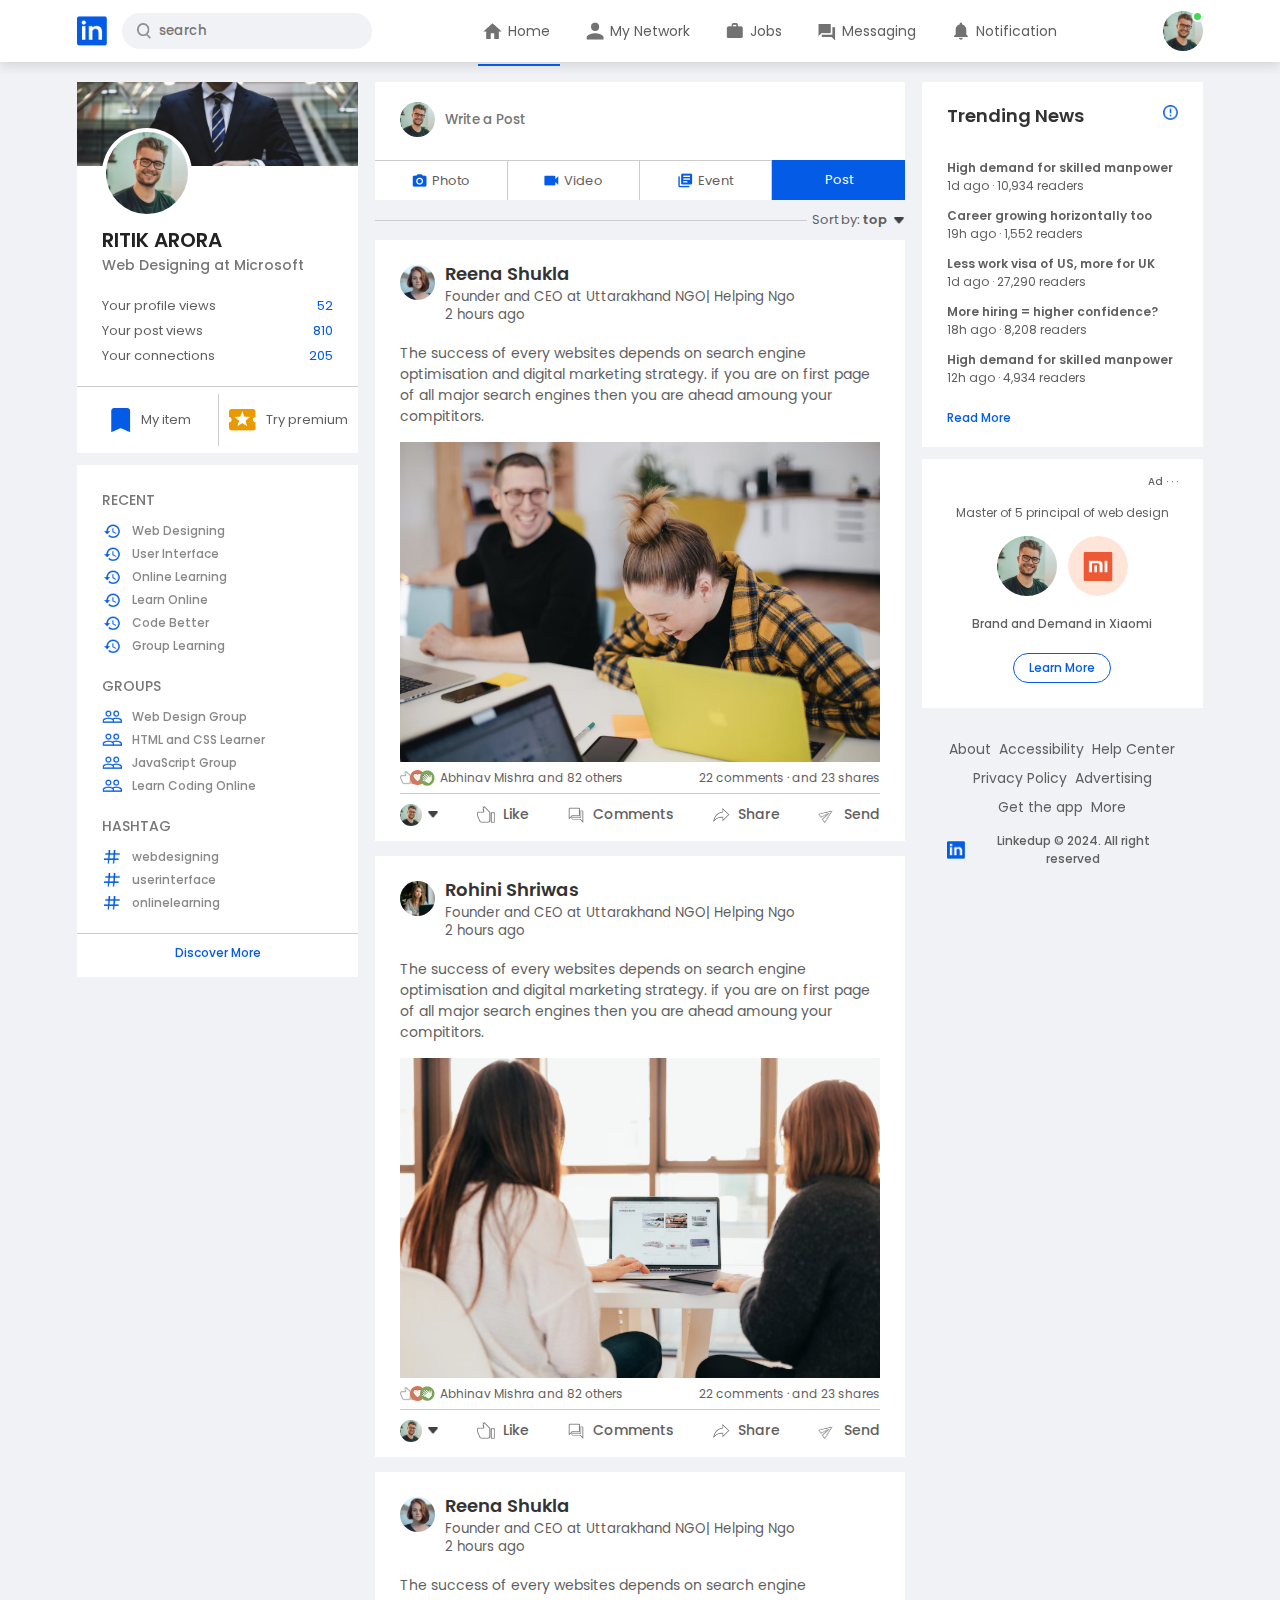
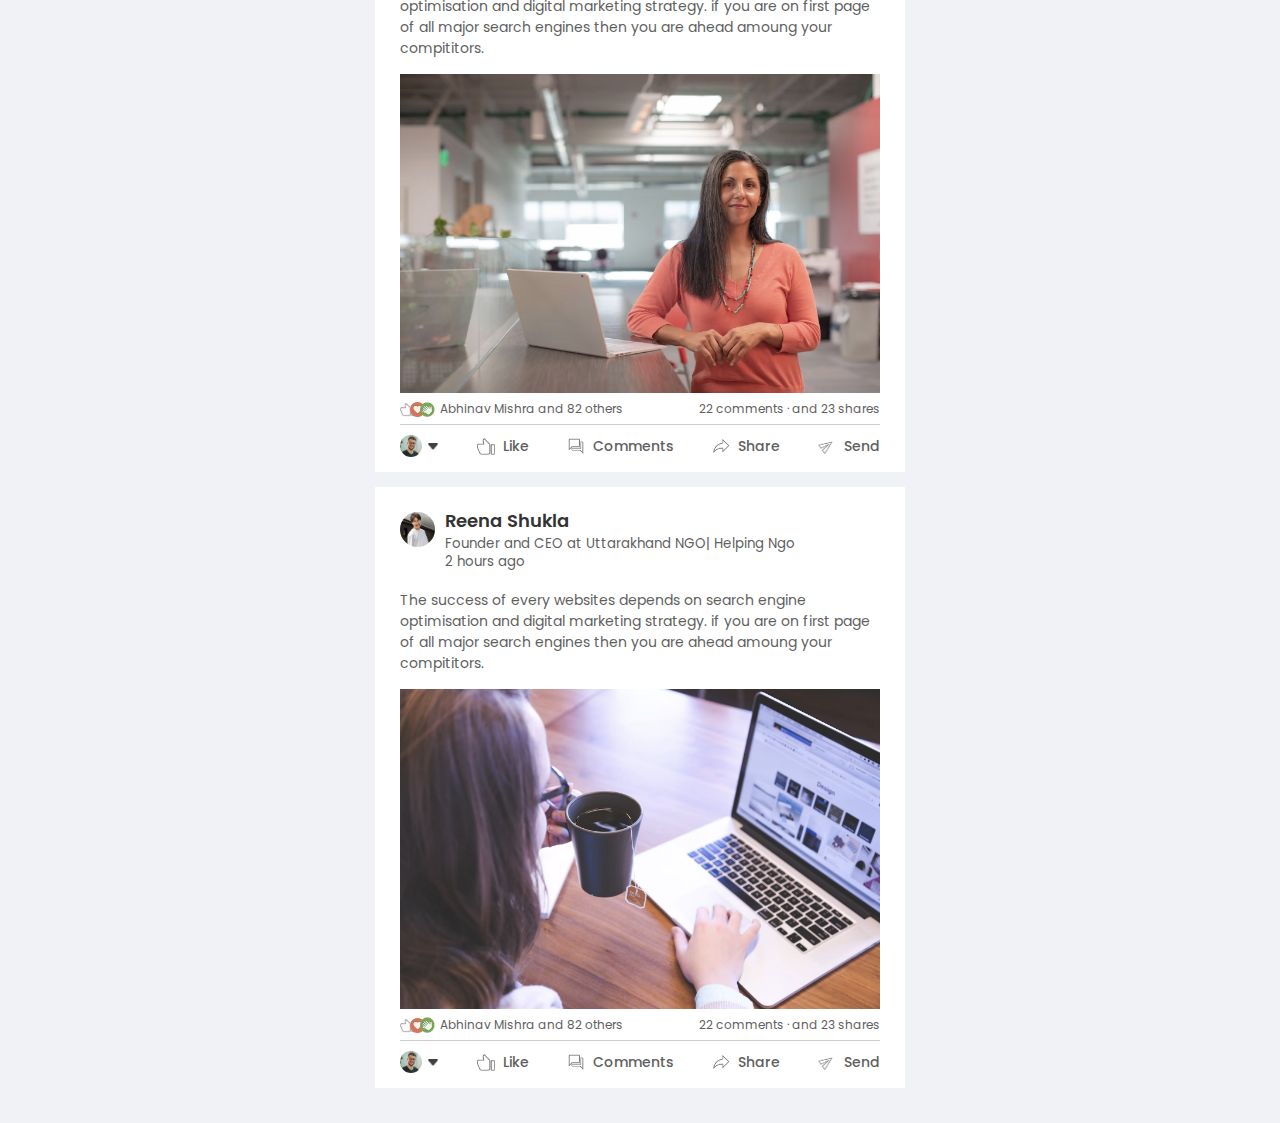
<file: index.html>
<!DOCTYPE html>
<html lang="en">
<head>
    <meta charset="UTF-8">
    <meta name="viewport" content="width=device-width, initial-scale=1.0">
    <title>Social  Media Website Design </title>
    <link rel="stylesheet" href="./style.css">
</head>
<body>
    <nav class="navbar">
        <div class="navbar-left">
        <a href="index.html" class="logo"><img src="images/logo.png" alt="" ></a>

        <div class="search-box">
            <img src="/images/search.png">
            <input type="text" placeholder="search">
        </div>
        </div>
        <div class="navbar-center">
         <ul>
            <li><a href="#" class="active-link"><img src="images/home.png" > <span>Home</span></a></li>
            <li><a href="#"><img src="images/network.png" > <span>My Network</span></a></li>
            <li><a href="#"><img src="images/jobs.png" > <span>Jobs</span></a></li>
            <li><a href="#"><img src="images/message.png" > <span>Messaging</span></a></li>
            <li><a href="#"><img src="images/notification.png" > <span>Notification</span></a></li>
            
         </ul>
        </div>
        <div class="navbar-right">
            <div class="online">
                <img src="images/user-1.png" class="navbar-profile-img" onclick="toggleMenu()"> 
            </div>
        </div>

<!-- ----------profile-drop-down-menu------------- -->
<div class="profile-menu-wrap" id="profileMenu">
    <div class="profile-menu dropdown">
        <div class="user-info">
            <img src="images/user-1.png">
            <div>
                <h3>Ritik Arora</h3>
                <a href="profile.html">See Your Profile</a>
            </div>
        </div>
        <hr>
        <a href="" class="profile-menu-link">
            <img src="images/feedback.png">
            <p>Give Feedback</p>
            <span>></span>
        </a>
        <a href="" class="profile-menu-link">
            <img src="images/setting.png">
            <p>Setting & Privacy</p>
            <span>></span>
        </a>
        <a href="" class="profile-menu-link">
            <img src="images/help.png">
            <p>Help & Support</p>
            <span>></span>
        </a>
        <a href="" class="profile-menu-link">
            <img src="images/display.png">
            <p>Display & Accessibility</p>
            <span>></span>
        </a>
        <a href="" class="profile-menu-link">
            <img src="images/logout.png">
            <p>Logout</p>
            <span>></span>
        </a>
    </div>
</div>


    </nav>
 <!-- ------------------ navbar close ---------------- -->

 <div class="container">
    <!-- ---------left sidebar----------- -->
    <div class="left-sidebar">
        <div class="sidebar-profile-box">
            <img src="images/cover-pic.png" width="100%">
            <div class="sidebar-profile-info">
                <img src="images/user-1.png">
                <h1>RITIK ARORA</h1>
                <h3>Web Designing at Microsoft </h3>
                <ul>
                    <li>Your profile views <span>52</span></li>
                    <li>Your post views <span>810</span></li>
                    <li>Your connections <span>205</span></li>
                </ul>
            </div>
            <div class="sidebar-profile-link">
                <a href="#"><img src="images/items.png" >My item</a>
                <a href="#"><img src="images/premium.png" >Try premium</a>
            </div>
        </div>
        <div class="sidebar-activity" id="sidebarActivity">
            <h3>RECENT</h3>
            <a href="#"><img src="images/recent.png" >Web Designing</a>
            <a href="#"><img src="images/recent.png" >User Interface</a>
            <a href="#"><img src="images/recent.png" >Online Learning</a>
            <a href="#"><img src="images/recent.png" >Learn Online</a>
            <a href="#"><img src="images/recent.png" >Code Better</a>
            <a href="#"><img src="images/recent.png" >Group Learning</a>
           <h3>GROUPS</h3>
           <a href="#"><img src="images/group.png" >Web Design Group</a>
           <a href="#"><img src="images/group.png" > HTML and CSS Learner</a>
           <a href="#"><img src="images/group.png" >JavaScript Group</a>
           <a href="#"><img src="images/group.png" >Learn Coding Online</a>
           <h3>HASHTAG</h3>
           <a href="#"><img src="images/hashtag.png" >webdesigning</a>
           <a href="#"><img src="images/hashtag.png" >userinterface</a>
           <a href="#"><img src="images/hashtag.png" >onlinelearning</a>
           <div class="discover-more-link">
            <a href="#">Discover More</a>
           </div>
        </div>

       <p id="ShowMoreLink" onclick="toggleActivity()">Show More <b>+</b></p>
    </div>
    <!-- ------------main content------------- -->
    <div class="main-content">

        <div class="create-post">
            <div class="create-post-input">
                <img src="/images/user-1.png" >
                <textarea rows="2 " placeholder="Write a Post"></textarea>
            </div>
            <div class="create-post-link">
                <li><img src="images/photo.png" >Photo</li>
                <li><img src="images/video.png" >Video</li>
                <li><img src="images/event.png" >Event</li>
                <li>Post</li>
            </div>
        </div>
        <div class="sort-by">
            <hr>
            <p>Sort by: <span>top <img src="images/down-arrow.png"></span></p>
        </div>
        <div class="post">
            <div class="post-author">
                <img src="/images/user-3.png">
                <div>
                    <h1>Reena Shukla</h1>
                    <small>Founder and CEO  at Uttarakhand NGO| Helping Ngo</small>
                    <small>2 hours ago</small>
                </div>
            </div>
            <p>The success of every websites depends on search engine optimisation and 
                digital marketing strategy. if you are on first page of all major search engines
                then you are ahead amoung your compititors.</p>
                <img src="images/post-image-1.png" width="100%">


                <div class="post-stats">
                    <div>
                        <img src="images/thumbsup.png">
                        <img src="images/love.png">
                        <img src="images/clap.png">
                        <span class="liked-users">Abhinav Mishra and 82 others</span>
                    </div>
                    <div>
                        <span>22 comments &middot; and 23 shares</span>
                    </div>
                </div>
                <div class="post-activity">
                    <div>
                        <img src="images/user-1.png" class="post-activity-user-icon">
                        <img src="images/down-arrow.png" class="post-activity-arrow-icon">
                    </div>
                    <div class="post-activity-link">
                        <img src="images/like.png">
                        <span>Like</span>
                    </div>
                    <div class="post-activity-link">
                        <img src="images/comment.png">
                        <span>Comments</span>
                    </div>
                    <div class="post-activity-link">
                        <img src="images/share.png">
                        <span>Share</span>
                    </div>
                    <div class="post-activity-link">
                        <img src="images/send.png">
                        <span>Send</span>
                    </div>
                </div>
        </div>
        <div class="post">
            <div class="post-author">
                <img src="/images/user-4.png">
                <div>
                    <h1>Rohini Shriwas</h1>
                    <small>Founder and CEO  at Uttarakhand NGO| Helping Ngo</small>
                    <small>2 hours ago</small>
                </div>
            </div>
            <p>The success of every websites depends on search engine optimisation and 
                digital marketing strategy. if you are on first page of all major search engines
                then you are ahead amoung your compititors.</p>
                <img src="images/post-image-2.png" width="100%">


                <div class="post-stats">
                    <div>
                        <img src="images/thumbsup.png">
                        <img src="images/love.png">
                        <img src="images/clap.png">
                        <span class="liked-users">Abhinav Mishra and 82 others</span>
                    </div>
                    <div>
                        <span>22 comments &middot; and 23 shares</span>
                    </div>
                </div>
                <div class="post-activity">
                    <div>
                        <img src="images/user-1.png" class="post-activity-user-icon">
                        <img src="images/down-arrow.png" class="post-activity-arrow-icon">
                    </div>
                    <div class="post-activity-link">
                        <img src="images/like.png">
                        <span>Like</span>
                    </div>
                    <div class="post-activity-link">
                        <img src="images/comment.png">
                        <span>Comments</span>
                    </div>
                    <div class="post-activity-link">
                        <img src="images/share.png">
                        <span>Share</span>
                    </div>
                    <div class="post-activity-link">
                        <img src="images/send.png">
                        <span>Send</span>
                    </div>
                </div>
        </div>
        <div class="post">
            <div class="post-author">
                <img src="/images/user-3.png">
                <div>
                    <h1>Reena Shukla</h1>
                    <small>Founder and CEO  at Uttarakhand NGO| Helping Ngo</small>
                    <small>2 hours ago</small>
                </div>
            </div>
            <p>The success of every websites depends on search engine optimisation and 
                digital marketing strategy. if you are on first page of all major search engines
                then you are ahead amoung your compititors.</p>
                <img src="images/post-image-3.png" width="100%">


                <div class="post-stats">
                    <div>
                        <img src="images/thumbsup.png">
                        <img src="images/love.png">
                        <img src="images/clap.png">
                        <span class="liked-users">Abhinav Mishra and 82 others</span>
                    </div>
                    <div>
                        <span>22 comments &middot; and 23 shares</span>
                    </div>
                </div>
                <div class="post-activity">
                    <div>
                        <img src="images/user-1.png" class="post-activity-user-icon">
                        <img src="images/down-arrow.png" class="post-activity-arrow-icon">
                    </div>
                    <div class="post-activity-link">
                        <img src="images/like.png">
                        <span>Like</span>
                    </div>
                    <div class="post-activity-link">
                        <img src="images/comment.png">
                        <span>Comments</span>
                    </div>
                    <div class="post-activity-link">
                        <img src="images/share.png">
                        <span>Share</span>
                    </div>
                    <div class="post-activity-link">
                        <img src="images/send.png">
                        <span>Send</span>
                    </div>
                </div>
        </div>
        <div class="post">
            <div class="post-author">
                <img src="/images/user-5.png">
                <div>
                    <h1>Reena Shukla</h1>
                    <small>Founder and CEO  at Uttarakhand NGO| Helping Ngo</small>
                    <small>2 hours ago</small>
                </div>
            </div>
            <p>The success of every websites depends on search engine optimisation and 
                digital marketing strategy. if you are on first page of all major search engines
                then you are ahead amoung your compititors.</p>
                <img src="images/post-image-4.png" width="100%">


                <div class="post-stats">
                    <div>
                        <img src="images/thumbsup.png">
                        <img src="images/love.png">
                        <img src="images/clap.png">
                        <span class="liked-users">Abhinav Mishra and 82 others</span>
                    </div>
                    <div>
                        <span>22 comments &middot; and 23 shares</span>
                    </div>
                </div>
                <div class="post-activity">
                    <div>
                        <img src="images/user-1.png" class="post-activity-user-icon">
                        <img src="images/down-arrow.png" class="post-activity-arrow-icon">
                    </div>
                    <div class="post-activity-link">
                        <img src="images/like.png">
                        <span>Like</span>
                    </div>
                    <div class="post-activity-link">
                        <img src="images/comment.png">
                        <span>Comments</span>
                    </div>
                    <div class="post-activity-link">
                        <img src="images/share.png">
                        <span>Share</span>
                    </div>
                    <div class="post-activity-link">
                        <img src="images/send.png">
                        <span>Send</span>
                    </div>
                </div>
        </div>
    </div>
    <!-- -------------right sidebar--------------- -->
    <div class="right-sidebar">
        <div class="sidebar-news">
            <img src="images/more.png" class="info-icon">
            <h3>Trending News</h3>
            <a href="#">High demand for skilled manpower </a>
            <span>1d ago &middot; 10,934 readers</span>

            <a href="#">Career growing horizontally too </a>
            <span>19h ago &middot; 1,552 readers</span>

            <a href="#">Less work visa of US, more for UK </a>
            <span>1d ago &middot; 27,290 readers</span>

            <a href="#">More hiring = higher confidence? </a>
            <span>18h ago &middot; 8,208 readers</span>

            <a href="#">High demand for skilled manpower </a>
            <span>12h ago &middot; 4,934 readers</span>

            <a href="#" class="read-more-link">Read More</a>
        </div>
        <div class="sidebar-ad">
            <small>Ad &middot; &middot; &middot;</small>
            <p>Master of 5 principal of web design</p>
            <div>
                <img src="images/user-1.png">
                <img src="/images/mi-logo.png">
            </div>
            <b>Brand and Demand in Xiaomi</b>
            <a href="#" class="ad-link">Learn More</a>
        </div>
        <div class="sidebar-useful-link">
            <a href="#">About</a>
            <a href="#">Accessibility</a>
            <a href="#">Help Center</a>
            <a href="#">Privacy Policy</a>
            <a href="#">Advertising</a>
            <a href="#">Get the app</a>
            <a href="#">More</a>


         <div class="copyright-msg">
          <img src="images/logo.png">
          <p>Linkedup &#169; 2024. All right reserved</p>
         </div>
        </div>
    </div>
 </div>

</body>
<script>
    let profileMenu = document.getElementById("profileMenu");

    function toggleMenu(){
        profileMenu.classList.toggle("open-menu");
    }
</script>
<script>
   
   let sidebarActivity = document.getElementById("sidebarActivity");
   let moreLink = document.getElementById("ShowMoreLink");

   function toggleActivity(){
    sidebarActivity.classList.toggle("open-activity");

    if (sidebarActivity.classList.contains("open-activity")){
        moreLink.innerHTML = "Show Less <b>-</b>";
    }else{
        moreLink.innerHTML = "Show More <b>+</b>";
    }
   }
   

</script>
</html>
</file>
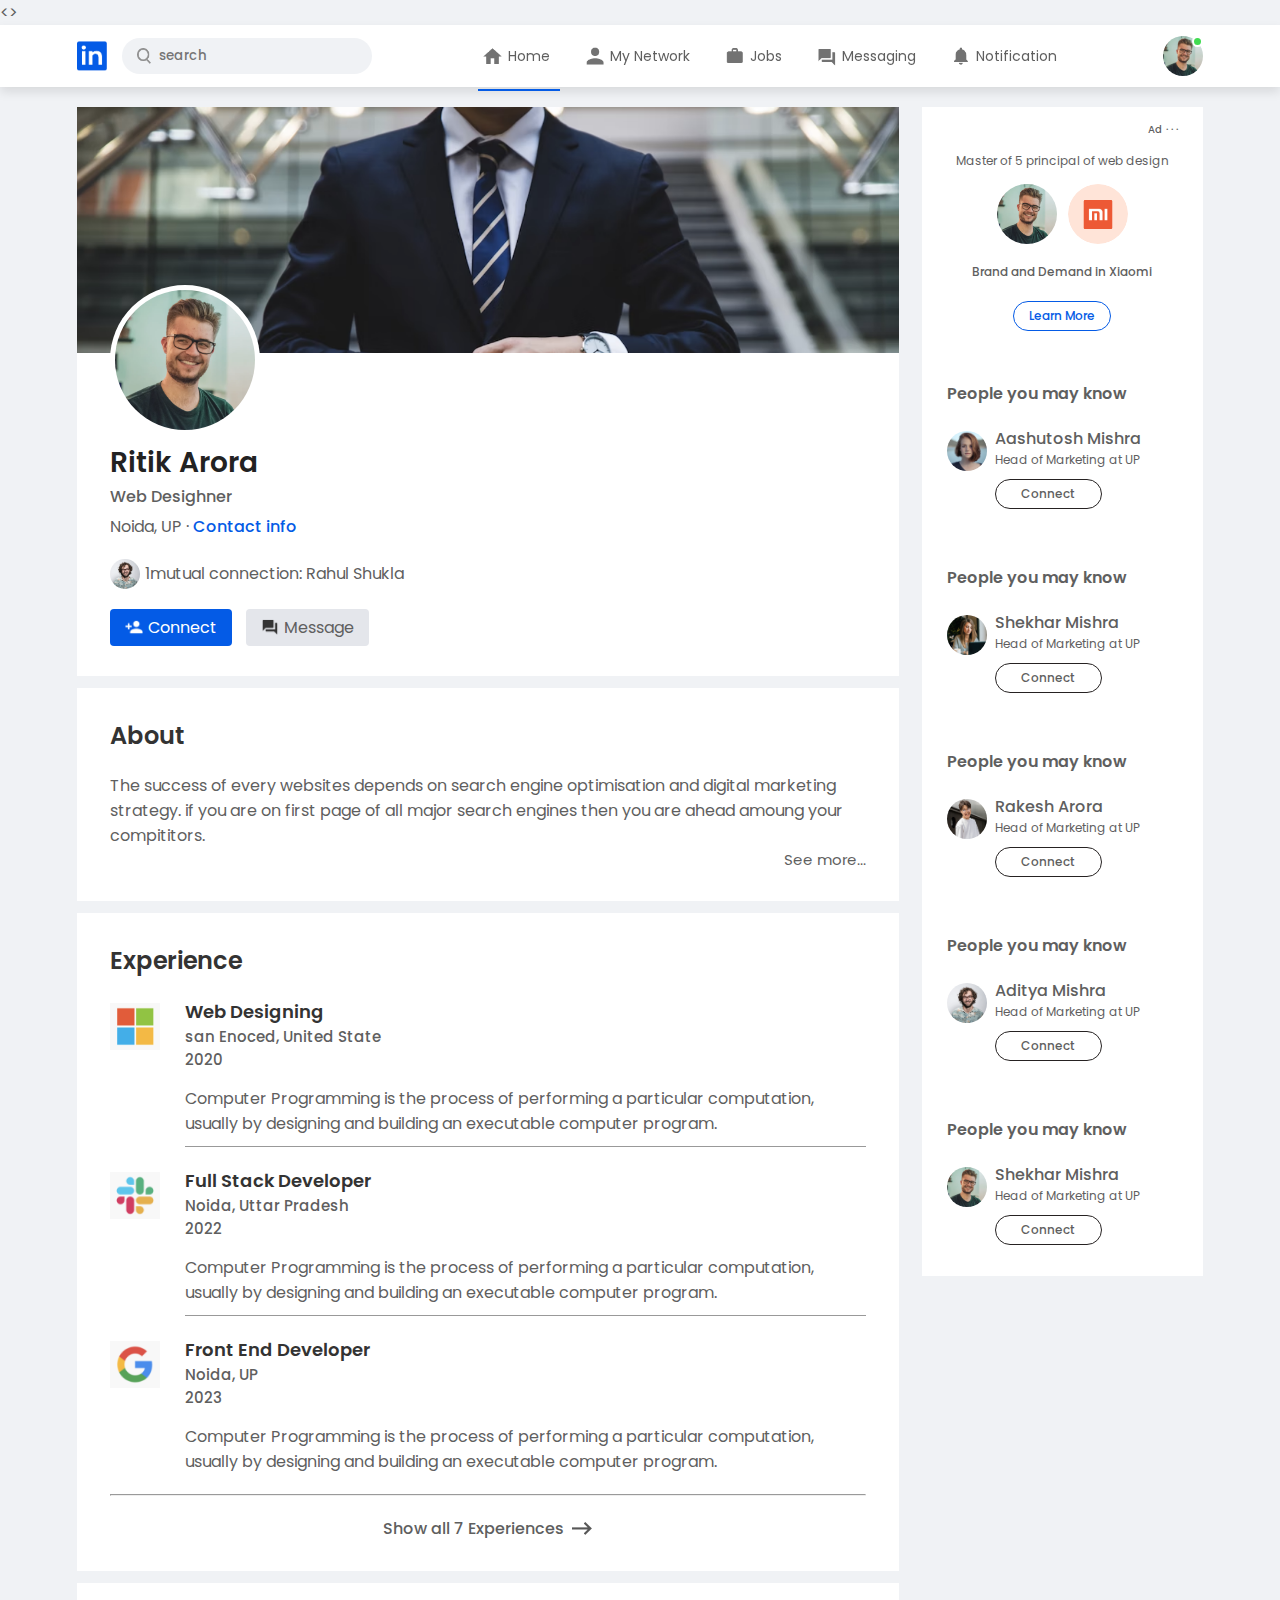
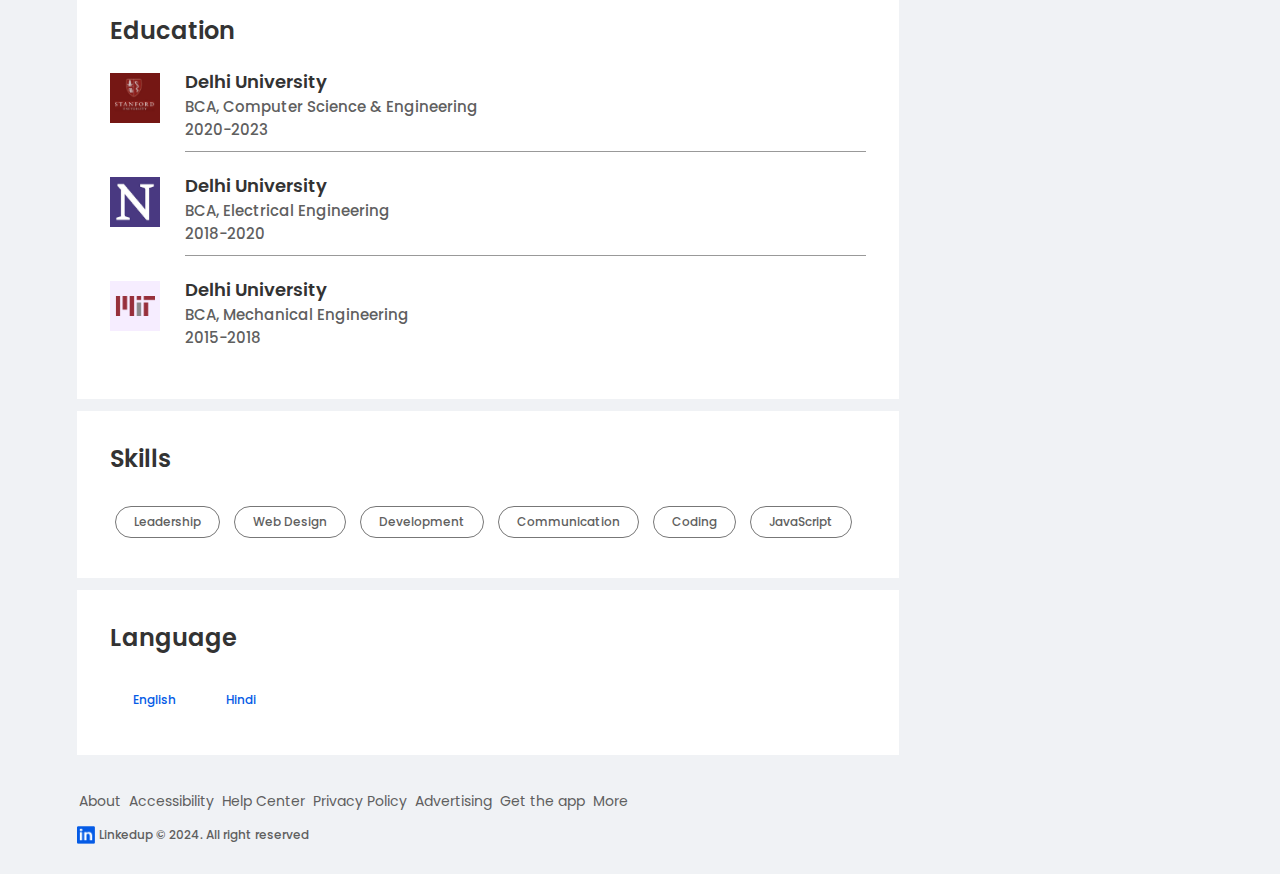
<file: profile.html>
<!DOCTYPE html>
<html lang="en">
<head>
    <meta charset="UTF-8">
    <meta name="viewport" content="width=device-width, initial-scale=1.0">
    <title>Social  Media Website Design </title>
    <link rel="stylesheet" href="./style.css">
</head>
<>
    <nav class="navbar">
        <div class="navbar-left">
        <a href="index.html" class="logo"><img src="images/logo.png" alt="" ></a>

        <div class="search-box">
            <img src="/images/search.png">
            <input type="text" placeholder="search">
        </div>
        </div>
        <div class="navbar-center">
         <ul>
            <li><a href="#" class="active-link"><img src="images/home.png" > <span>Home</span></a></li>
            <li><a href="#"><img src="images/network.png" > <span>My Network</span></a></li>
            <li><a href="#"><img src="images/jobs.png" > <span>Jobs</span></a></li>
            <li><a href="#"><img src="images/message.png" > <span>Messaging</span></a></li>
            <li><a href="#"><img src="images/notification.png" > <span>Notification</span></a></li>
            
         </ul>
        </div>
        <div class="navbar-right">
            <div class="online">
                <img src="images/user-1.png" class="navbar-profile-img" onclick="toggleMenu()"> 
            </div>
        </div>

<!-- ----------profile-drop-down-menu------------- -->
<div class="profile-menu-wrap" id="profileMenu">
    <div class="profile-menu dropdown">
        <div class="user-info">
            <img src="images/user-1.png">
            <div>
                <h3>Ritik Arora</h3>
                <a href="profile.html">See Your Profile</a>
            </div>
        </div>
        <hr>
        <a href="#" class="profile-menu-link">
            <img src="images/feedback.png">
            <p>Give Feedback</p>
            <span>></span>
        </a>
        <a href="#" class="profile-menu-link">
            <img src="images/setting.png">
            <p>Setting & Privacy</p>
            <span>></span>
        </a>
        <a href="#" class="profile-menu-link">
            <img src="images/help.png">
            <p>Help & Support</p>
            <span>></span>
        </a>
        <a href="#" class="profile-menu-link">
            <img src="images/display.png">
            <p>Display & Accessibility</p>
            <span>></span>
        </a>
        <a href="#" class="profile-menu-link">
            <img src="images/logout.png">
            <p>Logout</p>
            <span>></span>
        </a>
    </div>
</div>


    </nav>
 <!-- ------------------ navbar close ---------------- -->
<div class="container">
    <div class="profile_main">
     <div class="profile-container">
        <img src="images/cover-pic.png" width="100%">
        <div class="profile-container-inner">
            <img src="images/user-1.png" class="profile-pic">
            <h1>Ritik Arora</h1>
            <b>Web Desighner</b>
            <p>Noida, UP &middot; <a href="">Contact
                info
            </a></p>
            <div class="mutual-connection">
                <img src="images/user-2.png">
                <span>1mutual connection: Rahul Shukla</span>
            </div>
            <div class="profile-btn">
                <a href="#" class="primary-btn"><img src="images/connect.png">Connect</a>
                <a href="#"><img src="images/chat.png">Message</a>
            </div>
        </div>
     </div>
     <div class="profile-description">
        <h2>About</h2>
        <p>The success of every websites depends on search engine optimisation and 
            digital marketing strategy. if you are on first page of all major search engines
            then you are ahead amoung your compititors.</p>
            <a href="#" class="see-more-link">See more...</a>
     </div>
     <div class="profile-description">
        <h2>Experience</h2>
        <div class="profile-desc-row">
            <img src="images/microsoft.png">
            <div>
                <h3>Web Designing</h3>
                <b>san Enoced, United State</b>
                <b>2020</b>
                <p>Computer Programming is the process of performing a particular computation,
                    usually by designing and building an executable computer program.
                </p>
                <hr>
            </div>
        </div>
        <div class="profile-desc-row">
            <img src="images/slack.png">
            <div>
                <h3>Full Stack Developer</h3>
                <b>Noida, Uttar Pradesh</b>
                <b>2022</b>
                <p>Computer Programming is the process of performing a particular computation,
                    usually by designing and building an executable computer program.
                </p>
                <hr>
            </div>
        </div>
        <div class="profile-desc-row">
            <img src="images/google.png">
            <div>
                <h3>Front End Developer</h3>
                <b>Noida, UP</b>
                <b>2023</b>
                <p>Computer Programming is the process of performing a particular computation,
                    usually by designing and building an executable computer program.
                </p>
            
            </div>
        </div>
        <hr>
        <a href="#" class="experince-link">Show all 7 Experiences <img src="images/right-arrow.png" alt=""></a>
     </div>
     <div class="profile-description">
        <h2>Education</h2>
        <div class="profile-desc-row">
            <img src="images/stanford.png">
            <div>
                <h3>Delhi University</h3>
                <b>BCA, Computer Science & Engineering</b>
                <b>2020-2023</b>
                <hr>
            </div>
        </div>
        <div class="profile-desc-row">
            <img src="images/north.png">
            <div>
                <h3>Delhi University</h3>
                <b>BCA,  Electrical Engineering</b>
                <b>2018-2020</b>
                <hr>
            </div>
        </div>
        <div class="profile-desc-row">
            <img src="images/mit.png">
            <div>
                <h3>Delhi University</h3>
                <b>BCA, Mechanical Engineering</b>
                <b>2015-2018</b>
            </div>
        </div>
     </div>
     <div class="profile-description">
        <h2>Skills</h2>
        <a href="#" class="skills-btn">Leadership</a>
        <a href="#" class="skills-btn">Web Design</a>
        <a href="#" class="skills-btn">Development</a>
        <a href="#" class="skills-btn">Communication</a>
        <a href="#" class="skills-btn">Coding</a>
        <a href="#" class="skills-btn">JavaScript</a>
     </div>
     <div class="profile-description">
        <h2>Language</h2>
        <a href="#" class="Language-btn">English</a>
        <a href="#" class="Language-btn">Hindi</a>
     </div>
    </div>
<!-- -----------------profile-sidebar--------------------------- -->
    <div class="profile_sidebar">

        <div class="sidebar-ad">
            <small>Ad &middot; &middot; &middot;</small>
            <p>Master of 5 principal of web design</p>
            <div>
                <img src="images/user-1.png">
                <img src="/images/mi-logo.png">
            </div>
            <b>Brand and Demand in Xiaomi</b>
            <a href="#" class="ad-link">Learn More</a>
        </div>
        <div class="sidebar-people">
            <h3>People you may know</h3>
            <div class="sidebar-people-row">
                <img src="images/user-3.png" alt="">
                <div>
                    <h2>Aashutosh Mishra</h2>
                    <p>Head of Marketing at UP</p>
                    <a href="#">Connect</a>
                </div>
            </div>
        </div>
        <div class="sidebar-people">
            <h3>People you may know</h3>
            <div class="sidebar-people-row">
                <img src="images/user-4.png" alt="">
                <div>
                    <h2>Shekhar Mishra</h2>
                    <p>Head of Marketing at UP</p>
                    <a href="#">Connect</a>
                </div>
            </div>
        </div>
        <div class="sidebar-people">
            <h3>People you may know</h3>
            <div class="sidebar-people-row">
                <img src="images/user-5.png" alt="">
                <div>
                    <h2>Rakesh Arora</h2>
                    <p>Head of Marketing at UP</p>
                    <a href="#">Connect</a>
                </div>
            </div>
        </div>
        <div class="sidebar-people">
            <h3>People you may know</h3>
            <div class="sidebar-people-row">
                <img src="images/user-2.png" alt="">
                <div>
                    <h2>Aditya Mishra</h2>
                    <p>Head of Marketing at UP</p>
                    <a href="#">Connect</a>
                </div>
            </div>
        </div>
        <div class="sidebar-people">
            <h3>People you may know</h3>
            <div class="sidebar-people-row">
                <img src="images/user-1.png" alt="">
                <div>
                    <h2>Shekhar Mishra</h2>
                    <p>Head of Marketing at UP</p>
                    <a href="#">Connect</a>
                </div>
            </div>
        </div>
    </div>
</div>
 <div class="profile-footer">
    <div class="sidebar-useful-link">
        <a href="#">About</a>
        <a href="#">Accessibility</a>
        <a href="#">Help Center</a>
        <a href="#">Privacy Policy</a>
        <a href="#">Advertising</a>
        <a href="#">Get the app</a>
        <a href="#">More</a>


     <div class="copyright-msg">
      <img src="images/logo.png">
      <p>Linkedup &#169; 2024. All right reserved</p>
     </div>
    </div>
 </div>

</body>
<script>
    let profileMenu = document.getElementById("profileMenu");

    function toggleMenu(){
        profileMenu.classList.toggle("open-menu");
    }
</script>
</html>
</file>
<file: style.css>
@import url('https://fonts.googleapis.com/css2?family=Poppins:wght@500&display=swap');
 
*{
    margin: 0px;
    padding: 0px;
    font-family: 'Poppins', 'sans-serif';
    box-sizing: border-box;
}
body {
    background: #f0f2f5;
    color: #5f5f5f;
}
a {
    text-decoration: none;
    color: #5f5f5f;
}
.navbar {
    display: flex;
    align-items: center;
    justify-content: space-between;
    background: #fff;
    padding: 6px 6%;
    position: sticky;
    top: 0;
    z-index: 100;
    box-shadow: 0 5px 10px rgba(0, 0, 0, 0.1);
}
.logo img {
 width: 30px;
 margin-right:15px ;
 display: block;
}
.navbar-center ul li {
 display: inline-block;
 list-style: none;
}
.navbar-center ul li a {
    display: flex;
    align-items: center;
    font-size: 14px;
    margin: 5px 8px;
    padding: 5px;
    position: relative;
}
.navbar-center ul li a img {
    width: 30px;
}
.navbar-center ul li a::after{
    content: '';
    width: 0;
    height: 2px;
    background: #045be6;
    position: absolute;
    bottom: -15px;
    transition: width 0.3s;
}
.navbar-center ul li a:hover::after
,.navbar-center ul li a.active-link::after
{
 width: 100%;
}
.navbar-profile-img {
    width: 40px;
    border-radius: 50%;
    display: block;
    cursor: pointer;
    position: relative;
}
.online {
    position: relative;
}
.online::after{
    content: '';
    width: 7px;
    height: 7px;
    border: 2px solid #fff;
    border-radius: 50%;
    right: 0px;
    top: 0px;
    background: #41db51;
    position: absolute;
}
.search-box {
    background: #f0f2f5;
    width: 250px;
    border-radius: 20px;
    display: flex;
    align-items: center;
    padding: 0 15px;
}
.navbar-left {
    display: flex;
    align-items: center;
}
.search-box img {
    width: 14px;
}
.search-box input {
    width: 100%;
    background: transparent;
    padding: 8px;
    outline: none;
    border: 0;
}
/*------ navbar end------------------- */

.container {
    padding: 20px 6%;
    display: flex;
    flex-wrap: wrap;
    justify-content: space-between;
}
/* -------------left sidebar---------------*/
.left-sidebar{
    flex-basis: 25%;
    align-self: flex-start;
    position: sticky;
    top: 73px;
}

.sidebar-profile-box{
    background: #fff;
}
.sidebar-profile-info{
    padding: 0 25px;
}
.sidebar-profile-info h1 {
    font-size: 20px;
    font-weight: 600;
    color: #222;
}
.sidebar-profile-info h3 {
    font-size: 14px;
    font-weight: 500;
    color: #777;
}
.sidebar-profile-info img {
    width: 90px;
    border-radius: 50%;
    background: #fff;
    padding: 4px;
    margin-top: -45px;
}
.sidebar-profile-info ul {
    list-style: none;
    margin: 20px 0;
}
.sidebar-profile-info ul li {
    width: 100%;
    margin: 5px 0;
    font-size: 13px;
}
.sidebar-profile-info ul li span {
    float: right;
    color: #045be6;
}
.sidebar-profile-link {
    display: flex;
    align-items: center;
    border-top: 1px solid #ccc;
}
.sidebar-profile-link a {
    flex-basis: 50%;
    display: flex;
    align-items: center;
    justify-content: center;
    padding: 15px 0;
    font-size: 13px;
    border-left: 1px solid #ccc;
}
.sidebar-profile-link a:first-child{
    border-left: 0;
}
.sidebar-profile-link img {
    width: 20%;
    margin-right: 10px;
}
.sidebar-activity{
    background: #fff;
    padding: 5px 25px;
    margin: 12px 0;
}
.sidebar-activity h3 {
    color: #777;
    font-size: 14px;
    font-weight: 500;
    margin: 20px 0 10px;
}
.sidebar-activity a {
    display: flex;
    align-items: center;
    font-size: 12px;
    font-weight: 500;
    color: #888;
    margin: 3px 0;
}
.sidebar-activity a img {
    width: 20px;
    margin-right: 10px;
}

.discover-more-link{
    border-top: 1px solid #ccc;
    text-align: center;
    margin-top: 20px;
    margin-left: -25px;
    margin-right: -25px;
}
.discover-more-link a {
    color: #045be6;
    display: inline-block;
    margin: 10px 0;
}



/* ---------------right sidebar-------------- */
.right-sidebar {
    flex-basis: 25%;
    align-self: flex-start;
    position: sticky;
    top: 73px;
}
.sidebar-news{
    background: #fff;
    padding: 10px 25px;
}
.info-icon{
    width: 15px;
    float: right;
    margin-top: 13px;
}
.sidebar-news h3{
    font-size: 18px;
    font-weight: 600;
    color: #333;
    margin: 10px 0 30px;
}
.sidebar-news a {
    display: block;
    font-size: 12px;
    font-weight: 600;
    margin-top: 10px;
    margin-bottom: -5px;
}
.sidebar-news span {
    font-size: 12px;
}
 .sidebar-news .read-more-link{
  color: #045be6;
  font-weight: 500;
  margin: 20px 0 10px;
}

.sidebar-ad {
    background: #fff;
    padding: 15px 25px;
    text-align: center;
    margin: 12px 0;
    font-size: 12px;
}
.sidebar-ad img {
    width: 60px;
    border-radius: 50%;
    margin: 4px;
}
.sidebar-ad small {
    float: right;
    font-weight: 500;
}
.sidebar-ad p {
    margin-top: 30px;
    margin-bottom: 10px;
}
.sidebar-ad b {
    display: block;
    font-weight: 500;
    margin-top: 10px;
}
.ad-link {
    display: inline-block;
    border: 1px solid #045be6;
    border-radius: 30px;
    padding: 5px 15px;
    color: #045be6;
    font-weight: 500;
    margin: 20px auto 10px;
}
.sidebar-useful-link{
    padding: 15px 25px;
    text-align: center;
}
.sidebar-useful-link a {
    display: inline-block;
    font-size: 14px;
    margin: 4px 2px;
}
.copyright-msg{
    display: flex;
    align-items: center;
    justify-content: center;
    font-size: 12px;
    margin-top: 10px;
    font-weight: 500;
}
.copyright-msg img {
    width: 18px;
    margin-right: 4px;
}
/* --------------main content ---------------- */
.main-content {
    flex-basis: 47%;
}
.create-post{
    background: #fff;
}
.create-post-input {
    padding: 20px 25px 10px;
    display: flex;
    align-items: flex-start;
}
.create-post-input img {
    width: 35px;
    border-radius: 50%;
    margin-right: 10px;
}
.create-post-input textarea {
    width: 100%;
    border: 0;
    outline: 0;
    resize: none;
    background: transparent;
    margin-top: 8px;
}
::placeholder{
    font-weight: 500;
}
.create-post-link{
    display: flex;
    align-items: flex-start;
}
.create-post-link li {
    list-style: none;
    border-top: 1px solid #ccc;
    border-right: 1px solid #ccc;
    flex-basis: 25%;
    height: 40px;
    font-size: 13px;
    display: flex;
    align-items: center;
    justify-content: center;
    cursor: pointer;
}
.create-post-link li img {
    width: 15px;
    margin-right: 5px;
}
.create-post-link li:last-child{
    background: #045be6;
    color: #fff;
    border-top: 0;
    border-right: 0;
}
.sort-by {
    display: flex;
    align-items: center;
    margin: 10px 0;
}
.sort-by hr {
    flex: 1;
    border: 0;
    height: 1px;
    background: #ccc;
}
.sort-by p {
    font-size: 13px;
    padding-left: 5px;
}
.sort-by p span {
    font-weight: 600;
    cursor: pointer;
}
.sort-by p span img {
    width: 12px;
    margin-left: 3px;
}
.post {
    background: #fff;
    padding: 20px 25px 5px;
    margin: 5px 0 15px;
}
.post-author{
    display: flex;
    align-items: flex-start;
    margin-bottom: 20px;
}
.post-author img {
    width: 35px;
    border-radius: 50%;
    margin-right: 10px;
    margin-top: 5px;
}
.post-author h1 {
    font-size: 18px;
    font-weight: 600;
    color: #333;
}
.post-author small {
    display: block;
    margin-bottom: -2px;
}
.post p {
    font-size: 14px;
    margin-bottom: 15px;
}
.post-stats{
    display: flex;
    flex-wrap: wrap;
    align-items: center;
    justify-content: space-between;
    font-size: 12px;
    border-bottom: 1px solid #ccc;
    padding-bottom: 6px;
}
.post-stats div {
    display: flex;
    align-items: center;
}
.post-stats img {
    width: 15px;
    margin-right: -5px;
}
.liked-users {
    margin-left: 10px;
}
.post-activity {
    display: flex;
    align-items: center;
    justify-content: space-between;
    padding: 10px 0;
    font-size: 14px;
    font-weight: 500;
}
.post-activity div {
    display: flex;
    align-items: center;
}
.post-activity-user-icon {
    width: 22px;
    border-radius: 50%;
}
.post-activity-arrow-icon {
    width: 12px;
    margin-left: 5px;

}
.post-activity-link img {
  width: 18px;
  margin-right: 8px;
}


/* ----------------profile-drop-dowm-menu---------------------------------- */

.profile-menu-wrap {
    position: absolute;
    top: 100%;
    right: 5%;
    width: 320px;
    max-height: 0;
   overflow: hidden;
   transition: max-height 0.5s;
}
.profile-menu-wrap.open-menu{
    max-height: 400px;
}

.profile-menu {
    background: #222;
    color: #fff;
    padding: 20px;
    margin: 10px;
}
.user-info {
    display: flex;
    align-items: center;
}
.user-info img {
    width: 50px;
    border-radius: 50%;
    margin-right: 15px;
}
.user-info h3 {
    font-weight: 500;
    margin-bottom: -7px;
}
.user-info a {
    color: #c9dbf8;
    font-size: 13px;
}
.profile-menu hr {
  border: 0;
  height: 1px;
  width: 100%;
  background: #fff;
  margin: 15px 0 10px;
}
.profile-menu-link{
    display: flex;
    align-items: center;
    color: #fff;
    margin: 12px 0;
    font-size: 14px;
}
.profile-menu-link p {
    width: 100%;
}
.profile-menu-link img{
    width: 35px;
    border-radius: 50%;
    margin-right: 15px;
}
/* ---------------------------profile-page--------------------------------- */ 
.profile_main{
    flex-basis: 73%;
}
.profile_sidebar{
    flex-basis: 25%;
    align-self: flex-start;
    position: sticky;
    top:73px;
}
.profile-container{
    background: #fff;
}
.profile-container-inner{
    padding: 0 4% 10px;
}
.profile-pic{
    width: 150px;
    border-radius: 50%;
    margin-top: -75px;
    padding: 5px;
    background: #fff;
}
.profile-container h1 {
    font-size: 28px;
    font-weight: 600;
    color: #222;
}
.profile-container b {
    font-weight: 500;
}
.profile-container p {
    margin-top: 5px;
}
.profile-container p a {
    color: #045be6;
    font-weight: 500;
}
.mutual-connection{
    display: flex;
    align-items: center;
    margin: 20px 0;
}
.mutual-connection img {
    width: 30px;
    border-radius: 50%;
    margin-right: 5px;
}
.profile-btn{
    margin: 20px 0;
}
.profile-btn a {
    display: inline-flex;
    align-items: center;
    background: #e4e6eb;
    padding: 6px 15px;
    border-radius: 4px;
    margin-right: 10px;
}
.profile-btn a img {
    width: 18px;
    margin-right: 5px;
}
.profile-btn .primary-btn{
    background: #045be6;
    color: #fff;
}
.profile-description{
    background: #fff;
    padding: 20px 4% 30px;
    margin: 12px 0;
}
.profile-description h2 {
    color: #333;
    margin: 10px 0 20px;
    font-weight:600 ;
}
.see-more-link{
    display: block;
    text-align: right;
    font-size: 15px;
}
.profile-desc-row {
    display: flex;
    align-items: flex-start;
    margin: 20px 0;
}
.profile-desc-row img {
    width: 50px;
    margin-right: 25px;
    margin-top: 5px;
}
.profile-desc-row div {
    width: 100%;
}
.profile-desc-row h3 {
    font-size: 18px;
    font-weight: 600;
    color: #333;
}
.profile-desc-row b{
    display: block;
    font-weight: 500;
    font-size: 15px;
}
.profile-desc-row p {
    margin-top: 15px;
}
.profile-desc-row hr {
    border: 0;
    border-bottom: 1px solid #999;
    margin-top: 10px;
}
.experince-link {
    display: flex;
    align-items: center;
    justify-content: center;
  padding-top: 20px;
  font-weight: 500;
}
.experince-link img {
    width: 20px;
    margin-left: 8px;
}
.skills-btn {
    display: inline-block;
    margin: 10px 5px;
    padding: 6px 18px;
    border: 1px solid #777;
    border-radius: 30px;
    font-size: 12px;
    font-weight: 500;
}
.Language-btn {
    display: inline-block;
    margin: 10px 5px;
    padding: 6px 18px;
    background: #fff;
    color: #045be6;
    font-size: 12px;
    font-weight: 500;
}
/* ------------------profile-right-sidebar-------------------------------------- */
.profile_sidebar .sidebar-ad{
   margin: 0;
}
.sidebar-people{
    background: #fff;
    padding: 15px 25px;
    /*margin: 12px 0;*/
    font-size: 12px;
}
.sidebar-people h3 {
    font-size: 16px;
    font-weight: 600;
    margin: 10px 0 20px;
}
.sidebar-people-row {
    display: flex;
    align-items: flex-start;
    margin: 6px 0;
}
.sidebar-people-row img {
    width: 40px;
    border-radius: 50%;
    margin-right: 8px;
    margin-top: 5px;
}
.sidebar-people-row h2 {
    font-weight: 500;
    font-size: 16px;
}
.sidebar-people-row a {
    display: inline-block;
    margin: 10px 0;
    padding: 5px 25px;
    border: 1px solid #262222;
    border-radius: 30px;
    font-weight: 500;
}
.profile-footer{
    padding: 0 6% 30px;
}
.profile-footer .sidebar-useful-link {
    text-align: left;
    padding: 0;
}
.profile-footer .copyright-msg {
    justify-content: flex-start;
}
#ShowMoreLink{
    display: none;
}

/* --------------media-query-for-small-screen---------------------------- */
@media only screen and (max-width:600px){
    .search-box{
        background: transparent;
        width: auto;
        padding: 0;
    }
    .search-box input {
        width: 0;
        padding: 0;
    }
    .navbar-center ul li a span {
       display: none;
    }
    .navbar-center ul li a{
        padding-right: 0;
        margin: 5px;
    }
    .navbar-profile-img {
        width: 30px;
    }
    .container{
        padding: 15px 3%;
    }
    .left-sidebar, .right-sidebar{
     flex-basis:100% ;
     /*width: auto;*/
     position: relative;
     top: unset;
    }
    .main-content{
        flex-basis: 100%;
    }
    .post-stats div {
     margin: 2px 0;
    }
    .post-activity-link span {
     display: none;
    }
    .post-activity-link img {
        margin-right: 0;
    }
    .profile_main, .profile_sidebar {
        flex-basis: 100%;
    }
    .profile-container{
        font-size: 14px;
    }
    .profile-pic{
        width: 100px;
        margin-top: -50px;
    }
    .profile-description{
        font-size: 14px;
    }
    #ShowMoreLink{
      display: block;
      width: fit-content;
      margin: 10px auto;
      font-size: 14px;
      cursor: pointer;
    }
    .sidebar-activity{
        display: none;
    }
    .sidebar-activity.open-activity{
        display: block;
    }
}
</file>
